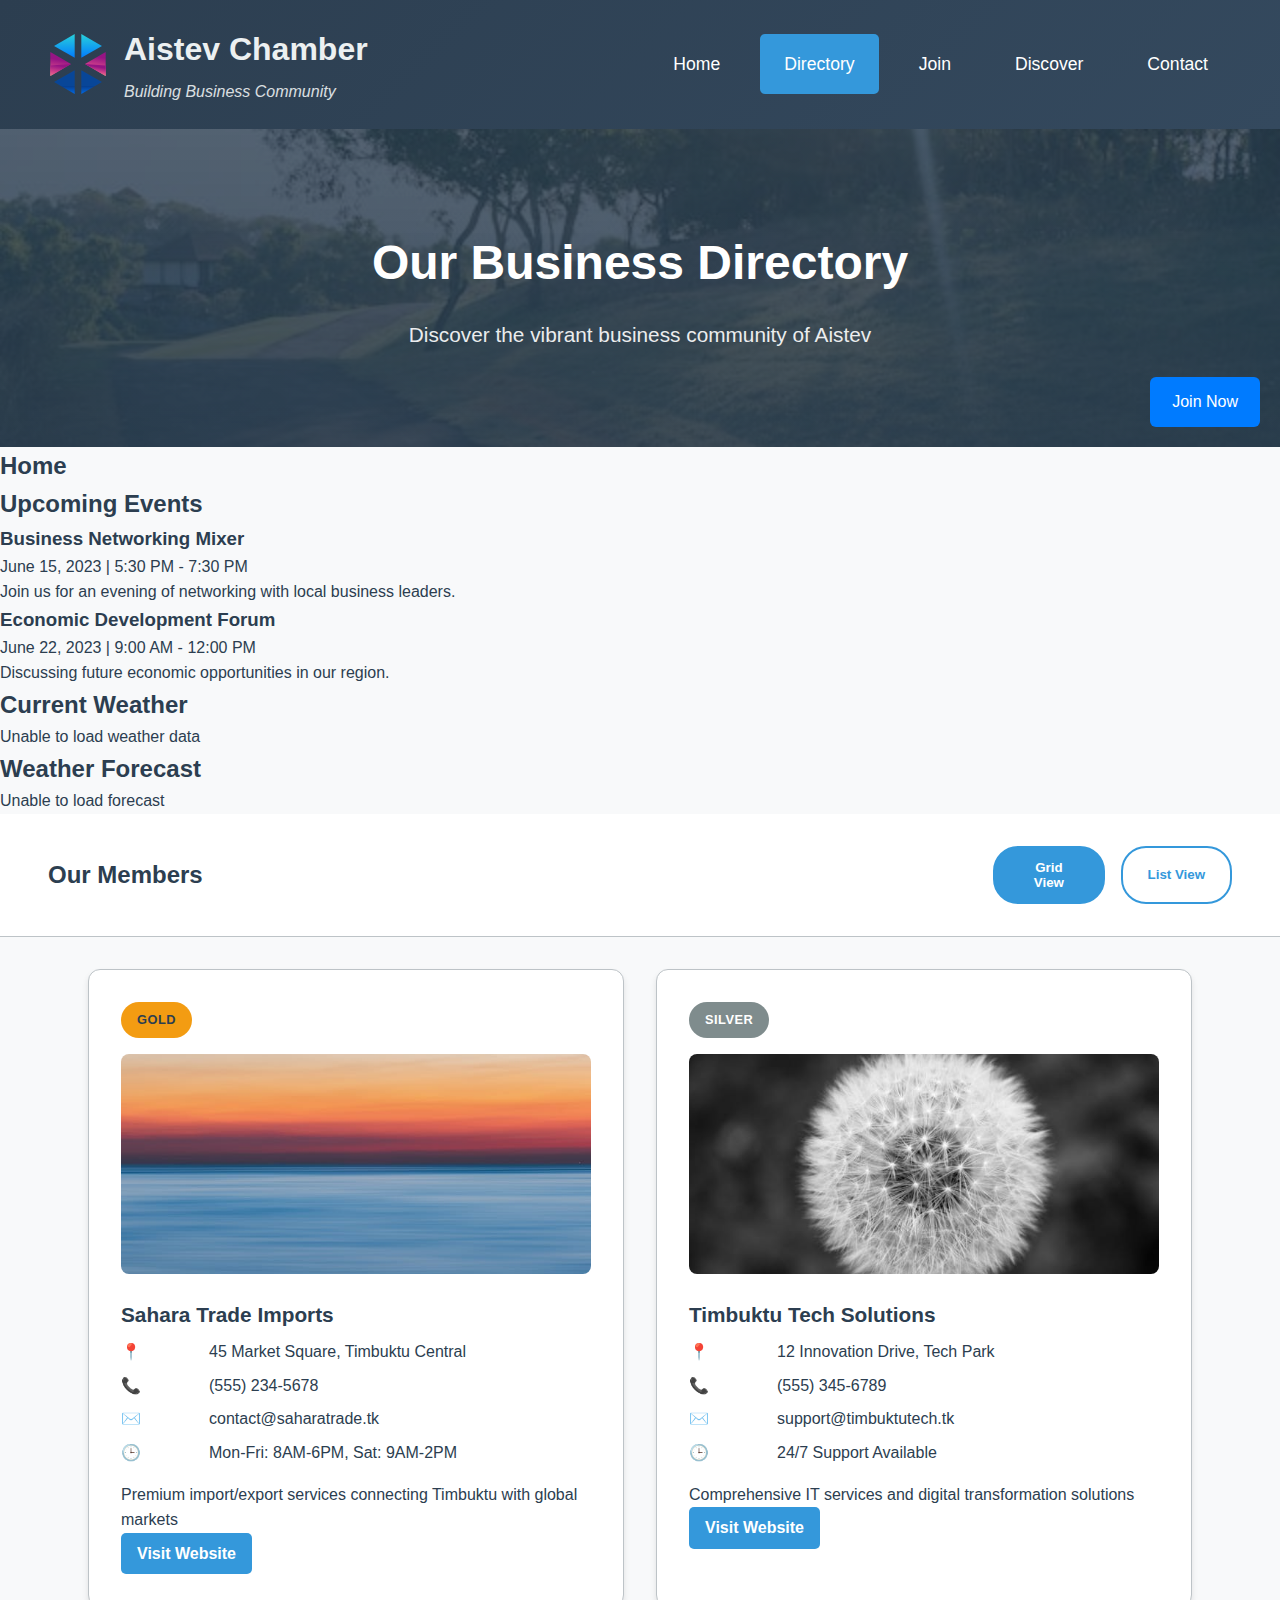
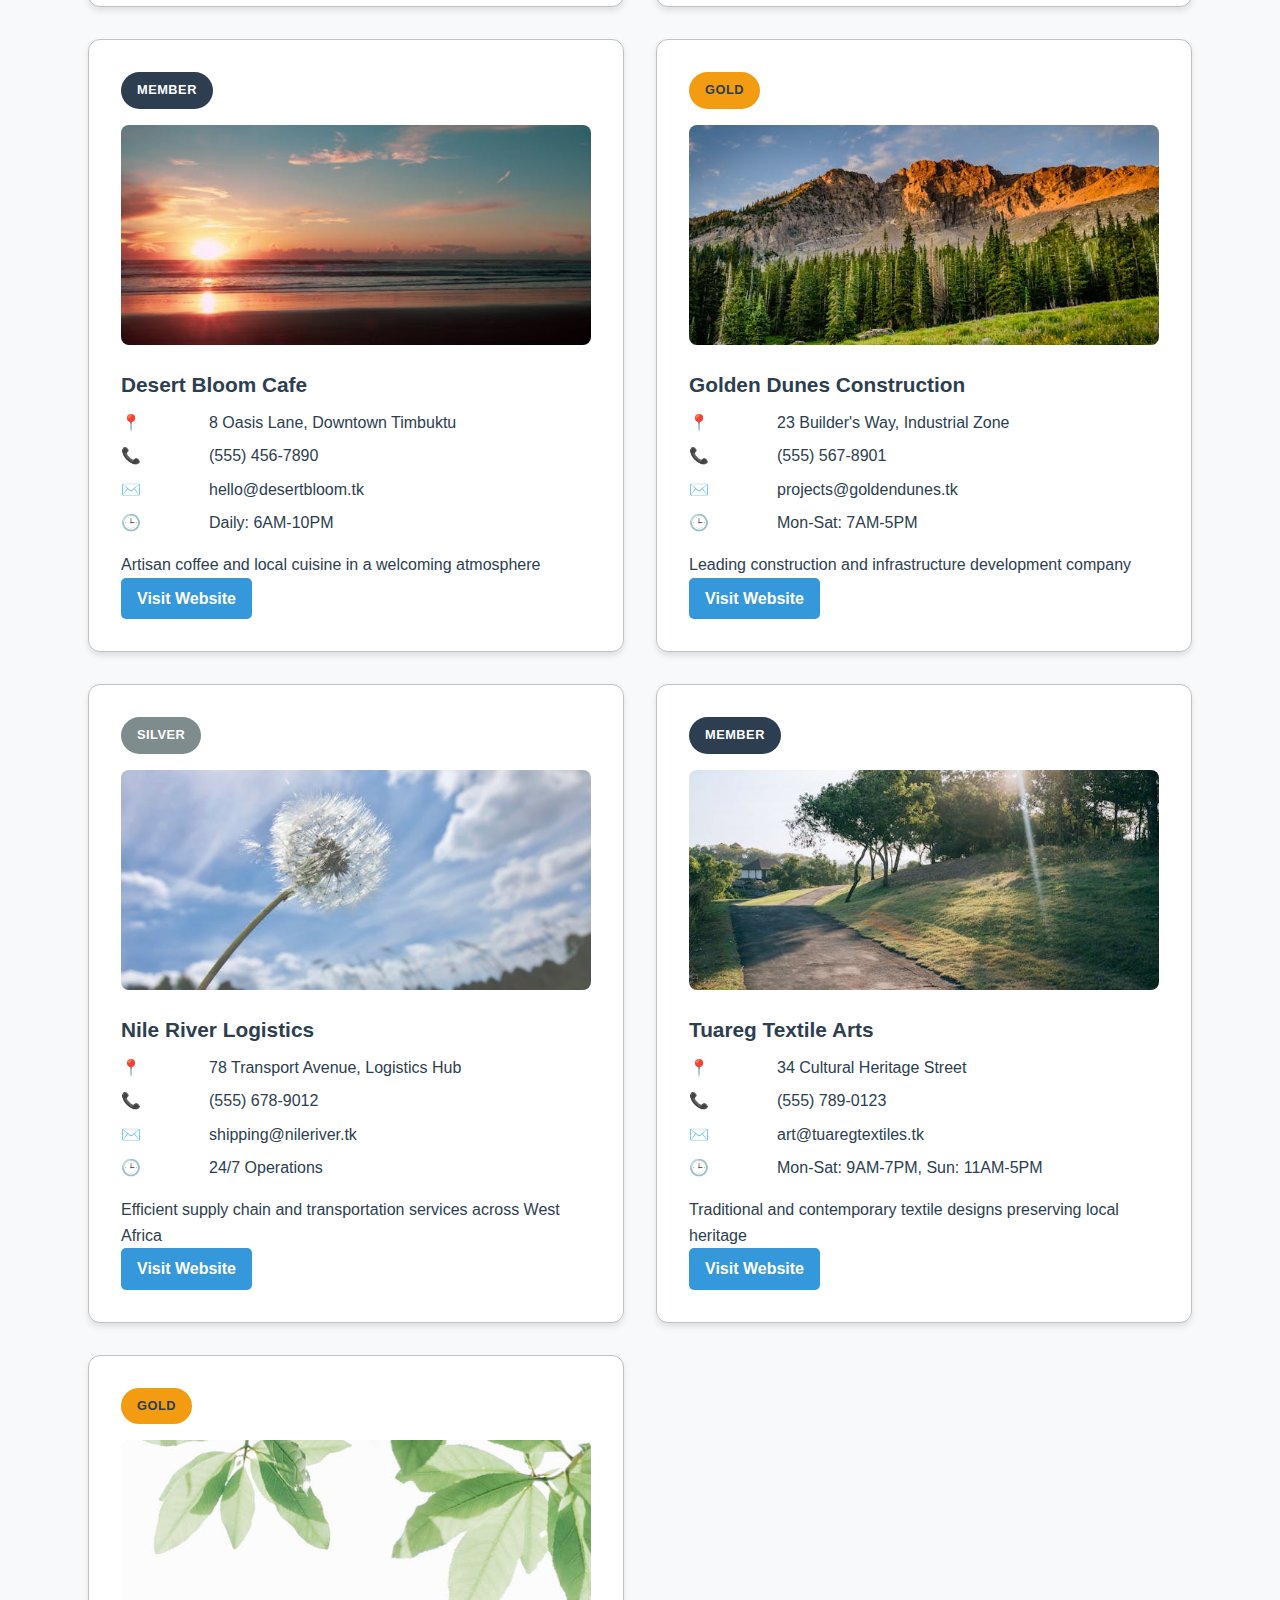
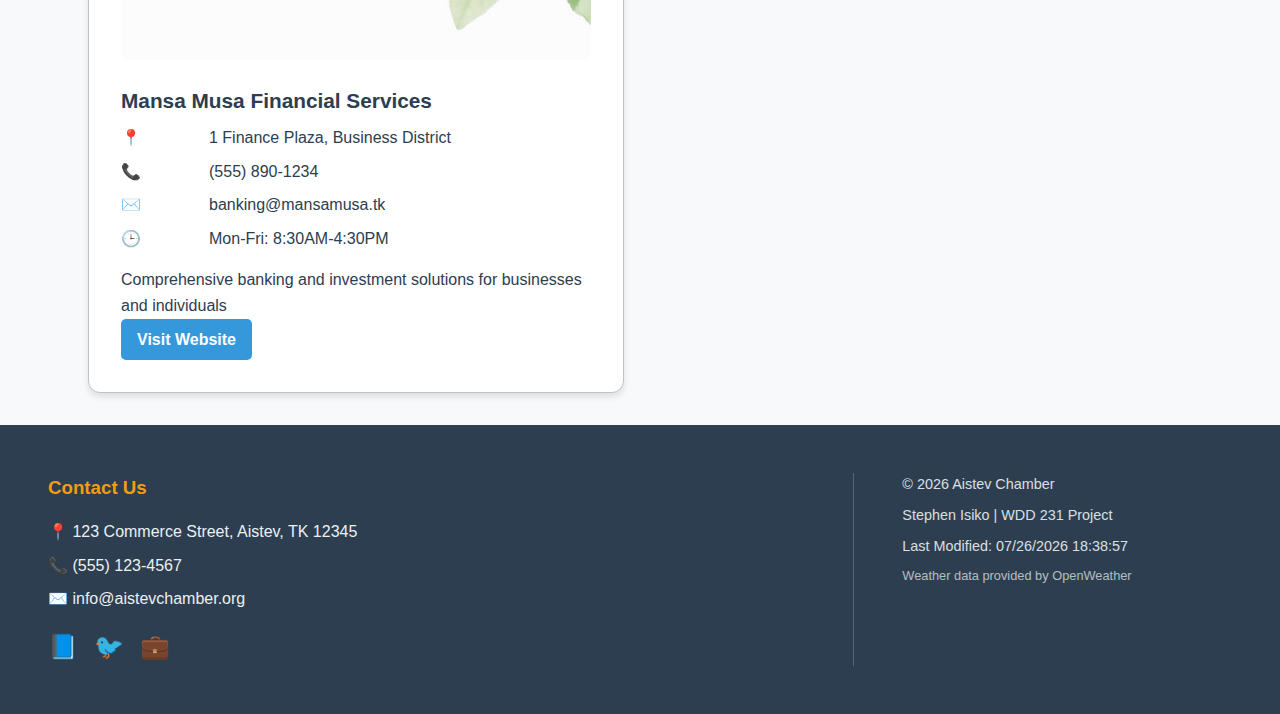
<file: chamber/index.html>
<!DOCTYPE html>
<html lang="en">

<head>
    <meta charset="UTF-8">
    <meta name="viewport" content="width=device-width, initial-scale=1.0">
    <meta name="description"
        content="Aistev Chamber - Connecting local businesses and fostering economic growth in our community">
    <meta name="author" content="Stephen Isiko">
    <title>Aistev Chambers</title>

    <!-- Facebook Meta Tags -->
    <meta property="og:title" content="Aistev  Chamber - Business Directory">
    <meta property="og:description" content="Discover local businesses and networking opportunities in Timbuktu">
    <meta property="og:image" content="images/logo.svg">
    <meta property="og:url" content="https://aistev1.github.io/wdd231/chamber/directory.html">

    <!-- Favicon -->
    <link rel="icon" href="favicon.ico" type="image/x-icon">

    <!-- CSS -->
    <link rel="stylesheet" href="styles/normalize.css">
    <link rel="stylesheet" href="styles/larger.css">
    <script src="scripts/scripts.js" defer></script>
</head>

<body>
    <header>
        <div class="header-top">
            <div class="logo-container">
                <img src="images/logo.svg" alt="Aistev Chamber" class="logo">
                <div class="title-container">
                    <h1>Aistev Chamber</h1>
                    <span class="tagline">Building Business Community</span>
                </div>
            </div>
            <nav class="main-nav">
                <button id="menu-button" aria-label="Toggle Menu" aria-expanded="false">
                    <span class="hamburger">☰</span>
                </button>
                <ul id="navigation" class="nav-menu">
                    <li><a href="index.html">Home</a></li>
                    <li><a href="directory.html" class="active">Directory</a></li>
                    <li><a href="join.html">Join</a></li>
                    <li><a href="discover.html">Discover</a></li>
                    <li><a href="contact.html">Contact</a></li>
                </ul>
            </nav>
        </div>
    </header>

    <main class="directory-main">
        <section class="hero-banner">
            <div class="hero-content">
                <h2>Our Business Directory</h2>
                <p>Discover the vibrant business community of Aistev</p>
            </div>
            <a href="#" class="hero-btn">Join Now</a>
        </section>
        <div>
            <h2>Home</h2>
        </div>
        <section class="weather-section">
            <div class="container">
                <div class="weather-grid">
                    <!-- Current Events -->
                    <div class="events-card">
                        <h2>Upcoming Events</h2>
                        <div class="events-list">
                            <div class="event-item">
                                <h3>Business Networking Mixer</h3>
                                <p class="event-date">June 15, 2023 | 5:30 PM - 7:30 PM</p>
                                <p>Join us for an evening of networking with local business leaders.</p>
                            </div>
                            <div class="event-item">
                                <h3>Economic Development Forum</h3>
                                <p class="event-date">June 22, 2023 | 9:00 AM - 12:00 PM</p>
                                <p>Discussing future economic opportunities in our region.</p>
                            </div>
                           
                        </div>
                    </div>

                    <!-- Current Weather -->
                    <div class="weather-card">
                        <h2>Current Weather</h2>
                        <div id="current-weather" class="weather-content">
                            <div class="loading">Loading weather data...</div>
                        </div>
                    </div>

                    <!-- Weather Forecast -->
                    <div class="forecast-card">
                        <h2>Weather Forecast</h2>
                        <div id="weather-forecast" class="forecast-content">
                            <div class="loading">Loading forecast...</div>
                        </div>
                    </div>
                </div>
            </div>
        </section>


        <section class="directory-controls">
            <div class="controls-container">
                <h2>Our Members</h2>
                <div class="view-toggle">
                    <button id="grid-view" class="view-btn active" aria-pressed="true">
                        <span>Grid View</span>
                    </button>
                    <button id="list-view" class="view-btn" aria-pressed="false">
                        <span>List View</span>
                    </button>
                </div>
            </div>
        </section>

        <section id="member-cards" class="cards-container grid-view">
            <!-- Member cards will be dynamically loaded here -->
            <div class="loading-spinner">Loading businesses...</div>
        </section>
    </main>

    <footer>
        <div class="footer-content">
            <div class="contact-info">
                <h3>Contact Us</h3>
                <div class="contact-details">
                    <p>📍 123 Commerce Street, Aistev, TK 12345</p>
                    <p>📞 (555) 123-4567</p>
                    <p>✉️ info@aistevchamber.org</p>
                </div>
                <div class="social-links">
                    <a href="https://facebook.com" aria-label="Facebook">📘</a>
                    <a href="https://twitter.com" aria-label="Twitter">🐦</a>
                    <a href="https://linkedIn.com" aria-label="LinkedIn">💼</a>
                </div>
            </div>
            <div class="development-info">
                <p>&copy; <span id="currentyear"></span> Aistev Chamber</p>
                <p><span id="student-name">Stephen Isiko</span> | WDD 231 Project</p>
                <p>Last Modified: <span id="lastmodified"></span></p>
                <p class="weather-attribution">Weather data provided by OpenWeather</p>
            </div>
        </div>
    </footer>


</body>

</html>
</file>
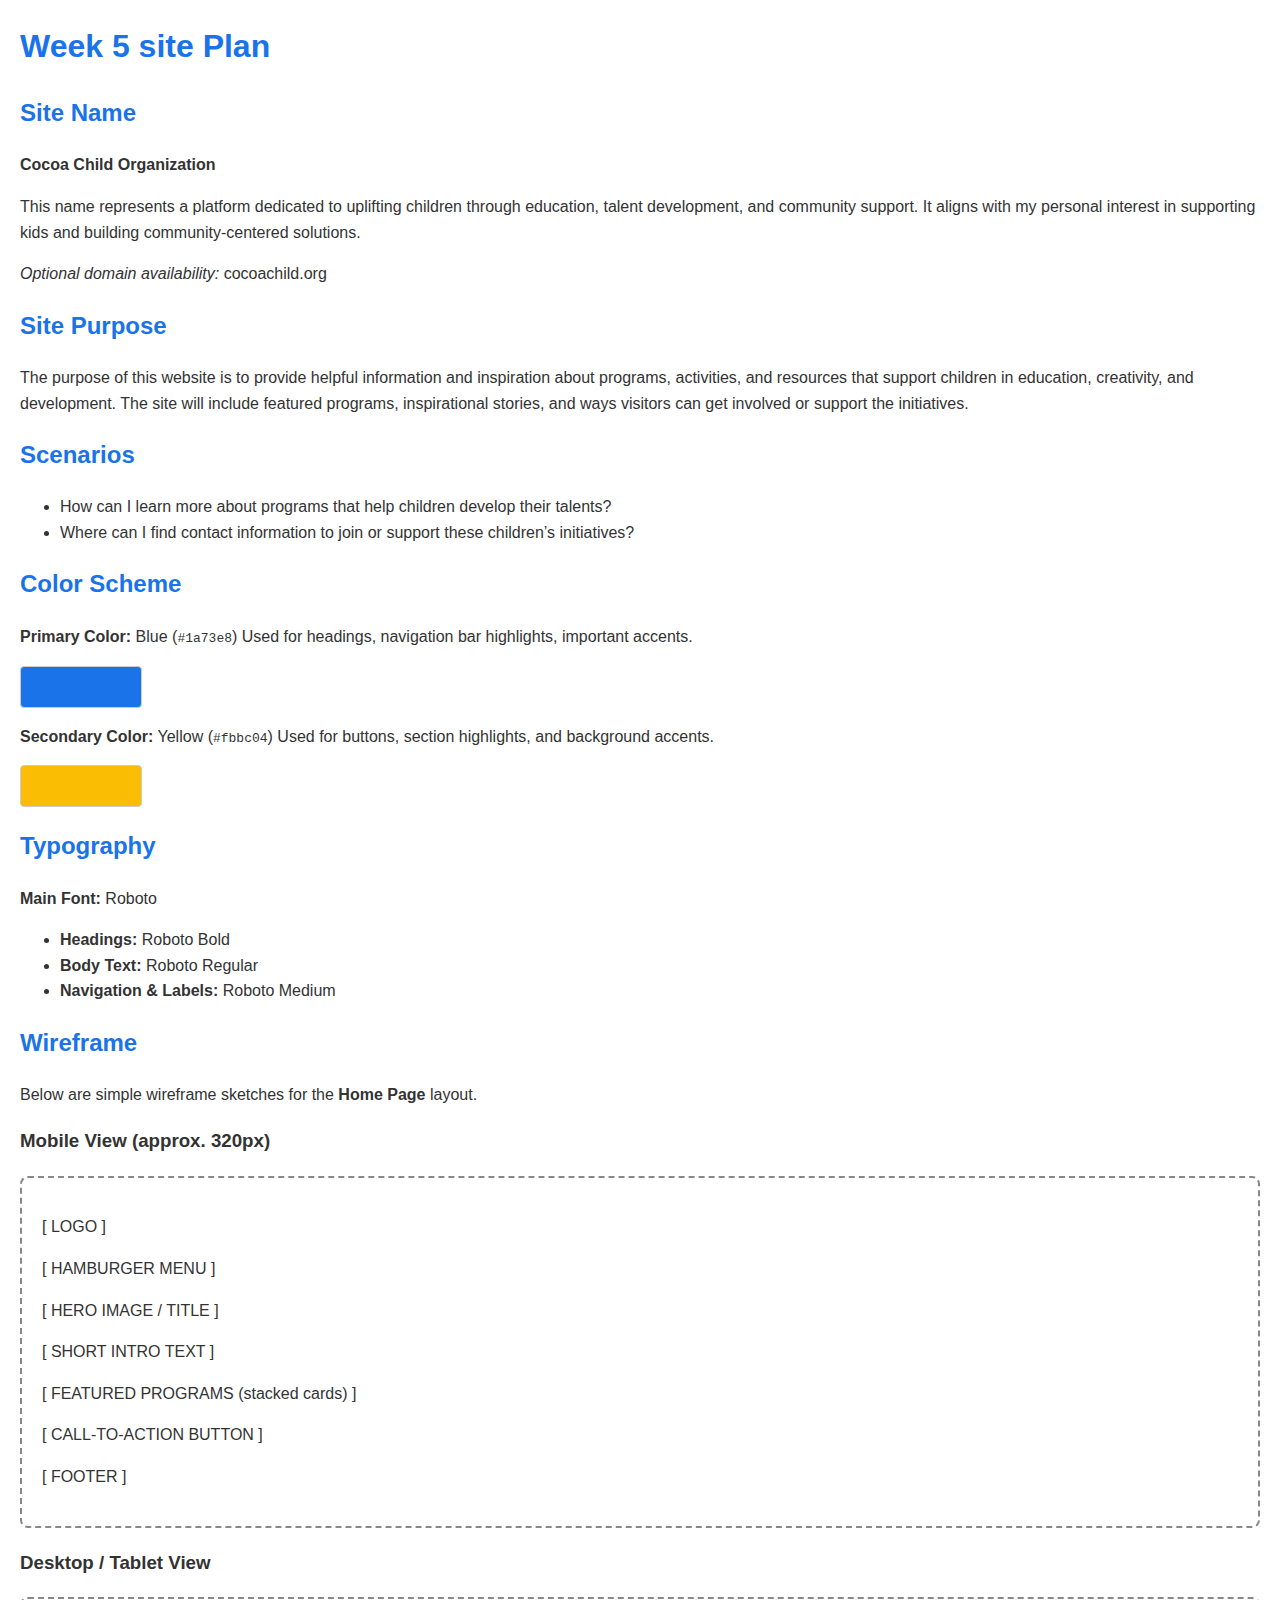
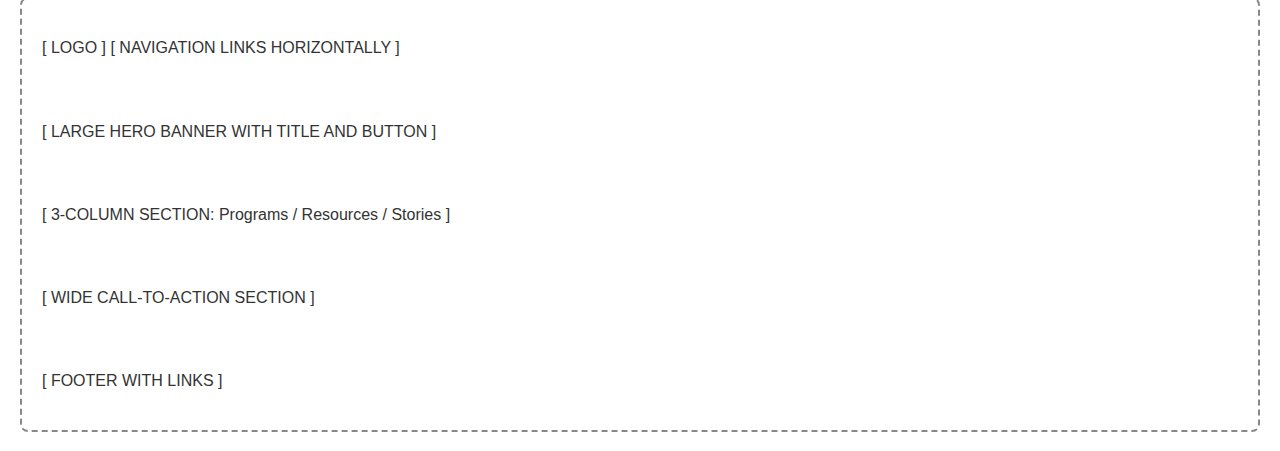
<file: siteplan/index.html>
<!DOCTYPE html>
<html lang="en">
<head>
  <meta charset="UTF-8">
  <meta name="viewport" content="width=device-width, initial-scale=1.0">
  <title>Individual Project Site Plan</title>
  <link rel="stylesheet" href="styles/normal.css">
</head>

<body>

  <h1>Week 5 site Plan</h1>

  <!-- Site Name -->
  <h2>Site Name</h2>
  <p><strong>Cocoa Child Organization</strong></p>
  <p>
    This name represents a platform dedicated to uplifting children through education,
    talent development, and community support. It aligns with my personal interest in
    supporting kids and building community-centered solutions.
  </p>
  <p><em>Optional domain availability:</em> cocoachild.org</p>

  <!-- Site Purpose -->
  <h2>Site Purpose</h2>
  <p>
    The purpose of this website is to provide helpful information and inspiration about
    programs, activities, and resources that support children in education, creativity,
    and development. The site will include featured programs, inspirational stories,
    and ways visitors can get involved or support the initiatives.
  </p>

  <!-- Scenarios -->
  <h2>Scenarios</h2>
  <ul>
    <li>How can I learn more about programs that help children develop their talents?</li>
    <li>Where can I find contact information to join or support these children’s initiatives?</li>
  </ul>

  <!-- Color Scheme -->
  <h2>Color Scheme</h2>

  <p><strong>Primary Color:</strong> Blue (<code>#1a73e8</code>)  
    Used for headings, navigation bar highlights, important accents.
  </p>
  <div class="color-box primary"></div>

  <p><strong>Secondary Color:</strong> Yellow (<code>#fbbc04</code>)  
    Used for buttons, section highlights, and background accents.
  </p>
  <div class="color-box secondary"></div>

  <!-- Typography -->
  <h2>Typography</h2>
  <p><strong>Main Font:</strong> Roboto</p>
  <ul>
    <li><strong>Headings:</strong> Roboto Bold</li>
    <li><strong>Body Text:</strong> Roboto Regular</li>
    <li><strong>Navigation & Labels:</strong> Roboto Medium</li>
  </ul>

  <!-- Wireframe -->
  <h2>Wireframe</h2>
  <p>Below are simple wireframe sketches for the <strong>Home Page</strong> layout.</p>

  <h3>Mobile View (approx. 320px)</h3>
  <div class="wireframe">
    <p>[ LOGO ]</p>
    <p>[ HAMBURGER MENU ]</p>
    <p>[ HERO IMAGE / TITLE ]</p>
    <p>[ SHORT INTRO TEXT ]</p>
    <p>[ FEATURED PROGRAMS (stacked cards) ]</p>
    <p>[ CALL-TO-ACTION BUTTON ]</p>
    <p>[ FOOTER ]</p>
  </div>

  <h3>Desktop / Tablet View</h3>
  <div class="wireframe">
    <p>[ LOGO ]      [ NAVIGATION LINKS HORIZONTALLY ]</p>
    <br>
    <p>[ LARGE HERO BANNER WITH TITLE AND BUTTON ]</p>
    <br>
    <p>[ 3-COLUMN SECTION: Programs / Resources / Stories ]</p>
    <br>
    <p>[ WIDE CALL-TO-ACTION SECTION ]</p>
    <br>
    <p>[ FOOTER WITH LINKS ]</p>
  </div>

</body>
</html>
</file>
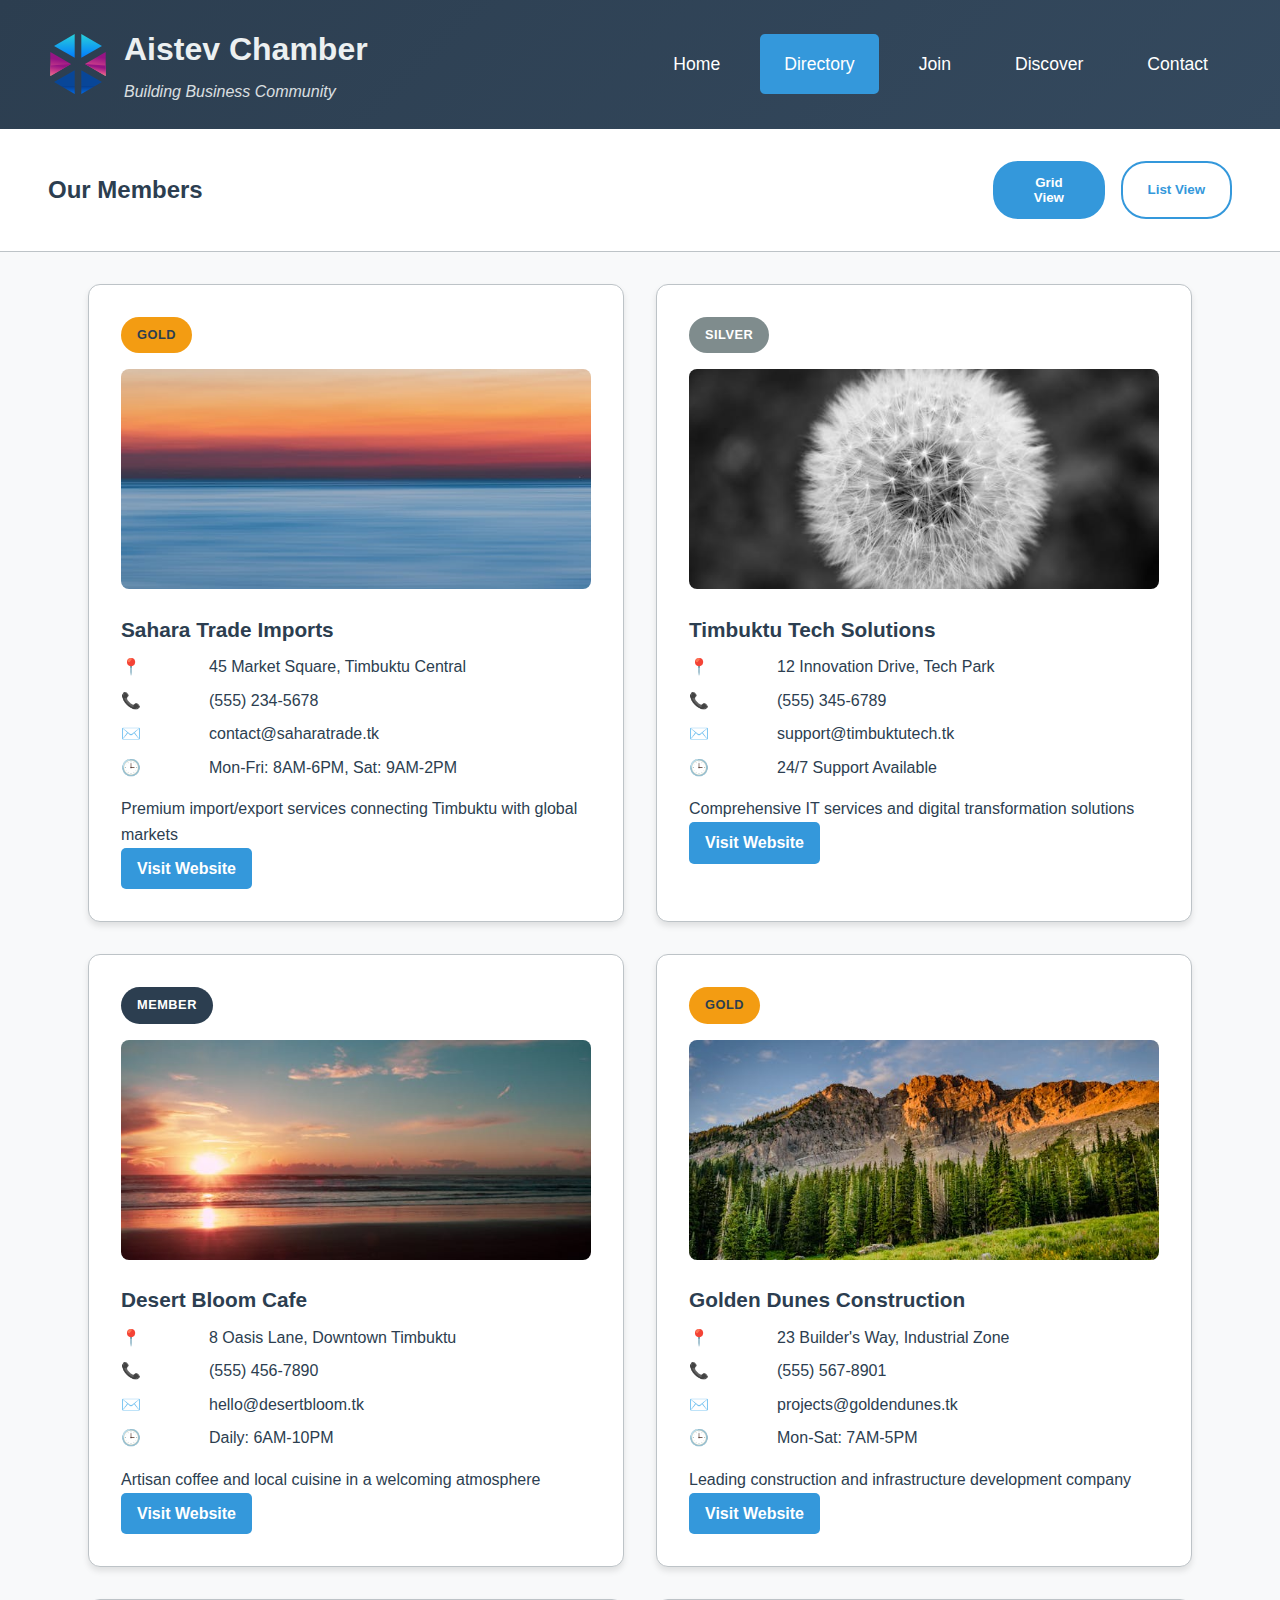
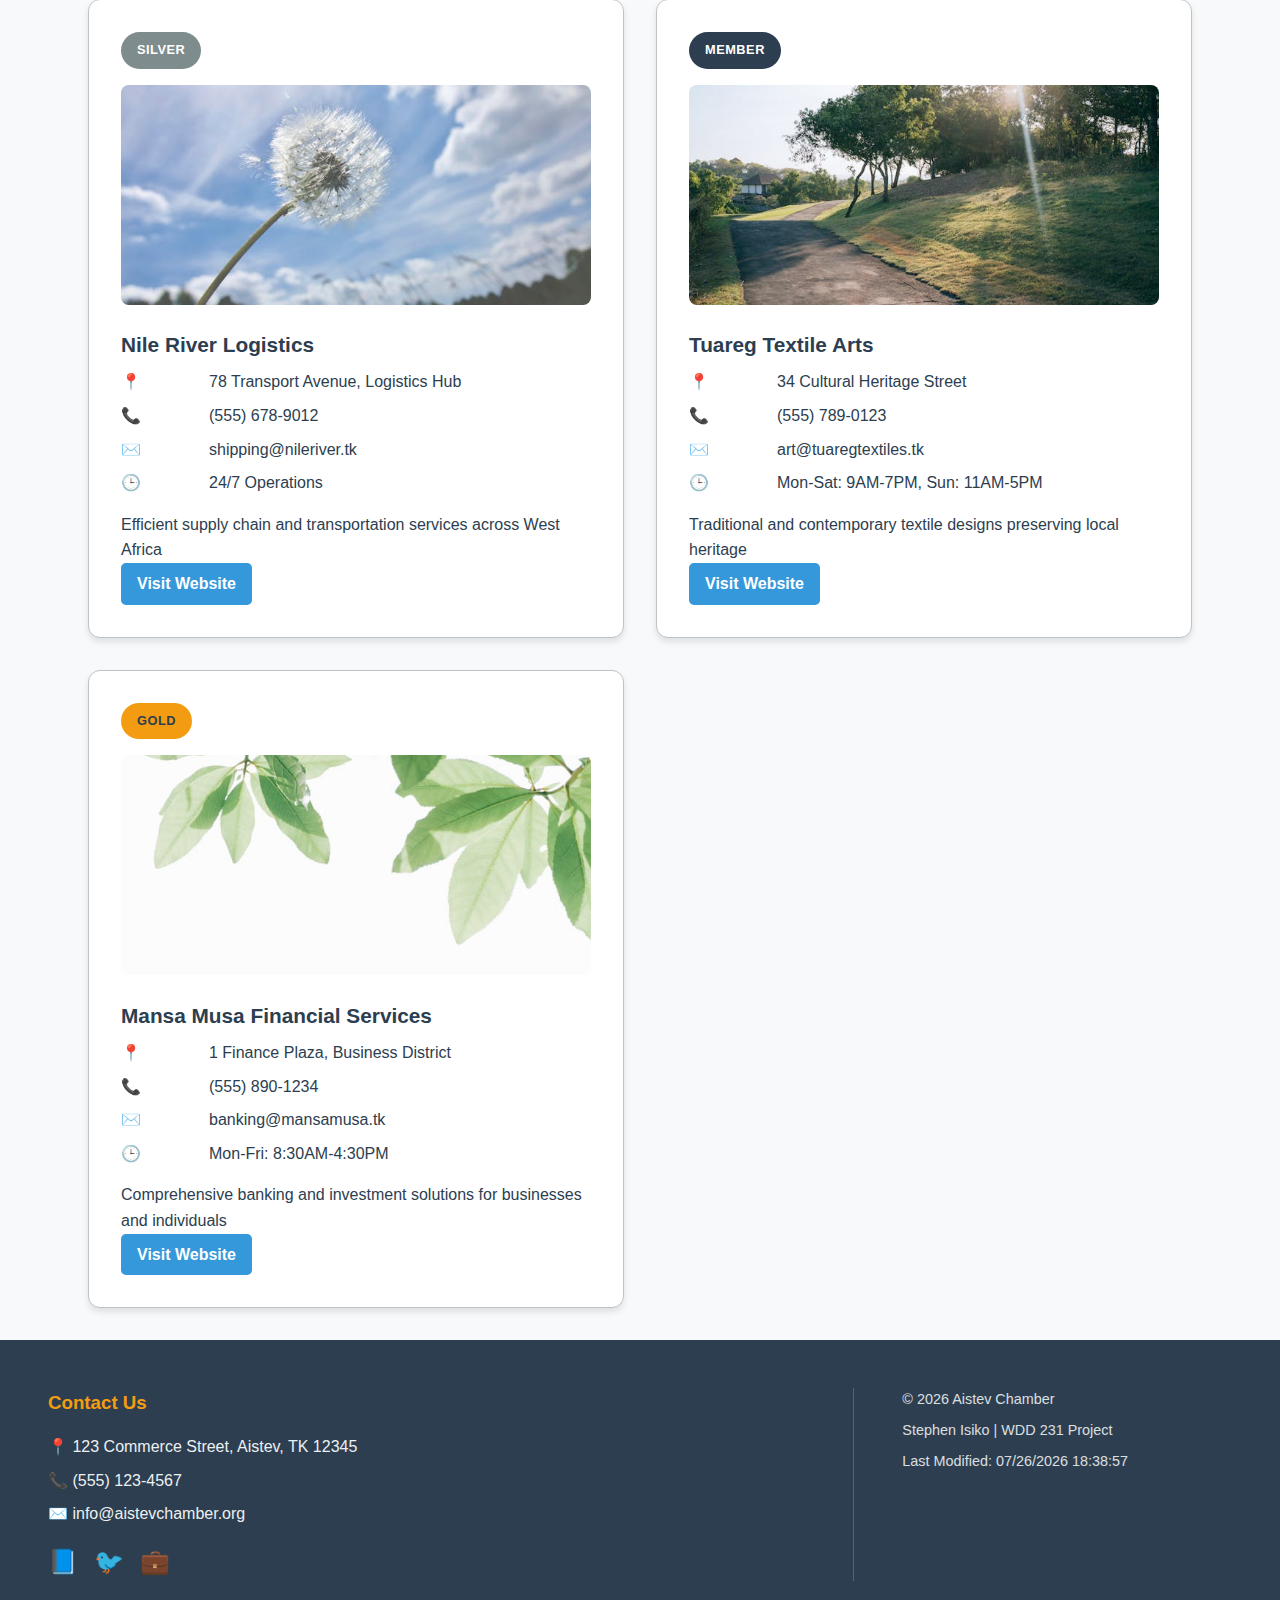
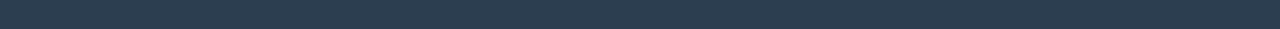
<file: chamber/directory.html>
<!DOCTYPE html>
<html lang="en">
<head>
    <meta charset="UTF-8">
    <meta name="viewport" content="width=device-width, initial-scale=1.0">
    <meta name="description" content="Aistev Chamber - Connecting local businesses and fostering economic growth in our community">
    <meta name="author" content="Stephen Isiko">
    <title>Aistev Chambers</title>
    <meta property="og:title" content="Aistev  Chamber - Business Directory">
    <meta property="og:description" content="Discover local businesses and networking opportunities in Timbuktu">
    <meta property="og:image" content="images/logo.svg">
    <meta property="og:url" content="https://aistev1.github.io/wdd231/chamber/directory.html">

    <link rel="icon" href="favicon.ico" type="image/x-icon">
    
     <link rel="stylesheet" href="styles/normalize.css">
    <link rel="stylesheet" href="styles/larger.css">
    <script src="scripts/scripts.js" defer></script>
</head>
<body>
    <header>
        <div class="header-top">
            <div class="logo-container">
                <img src="images/logo.svg" alt="Aistev Chamber" class="logo">
                <div class="title-container">
                    <h1>Aistev Chamber</h1>
                    <span class="tagline">Building Business Community</span>
                </div>
            </div>
            <nav class="main-nav">
                <button id="menu-button" aria-label="Toggle Menu" aria-expanded="false">
                    <span class="hamburger">☰</span>
                </button>
                <ul id="navigation" class="nav-menu">
                    <li><a href="index.html">Home</a></li>
                    <li><a href="directory.html" class="active">Directory</a></li>
                    <li><a href="join.html">Join</a></li>
                    <li><a href="discover.html">Discover</a></li>
                    <li><a href="contact.html">Contact</a></li>
                </ul>
            </nav>
        </div>
    </header>

    <main class="directory-main">


        <section class="directory-controls">
            <div class="controls-container">
                <h2>Our Members</h2>
                <div class="view-toggle">
                    <button id="grid-view" class="view-btn active" aria-pressed="true">
                        <span>Grid View</span>
                    </button>
                    <button id="list-view" class="view-btn" aria-pressed="false">
                        <span>List View</span>
                    </button>
                </div>
            </div>
        </section>

        <div id="member-cards" class="cards-container grid-view">
            <div class="loading-spinner">Loading businesses...</div>
        </div>
    </main>

    <footer>
        <div class="footer-content">
            <div class="contact-info">
                <h3>Contact Us</h3>
                <div class="contact-details">
                    <p>📍 123 Commerce Street, Aistev, TK 12345</p>
                    <p>📞 (555) 123-4567</p>
                    <p>✉️ info@aistevchamber.org</p>
                </div>
                <div class="social-links">
                    <a href="https://facebook.com" aria-label="Facebook">📘</a>
                    <a href="https://twitter.com" aria-label="Twitter">🐦</a>
                    <a href="https://linkedIn.com" aria-label="LinkedIn">💼</a>
                </div>
            </div>
            <div class="development-info">
                <p>&copy; <span id="currentyear"></span> Aistev Chamber</p>
                <p><span id="student-name">Stephen Isiko</span> | WDD 231 Project</p>
                <p>Last Modified: <span id="lastmodified"></span></p>
            </div>
        </div>
    </footer>

    
</body>
</html>
</file>
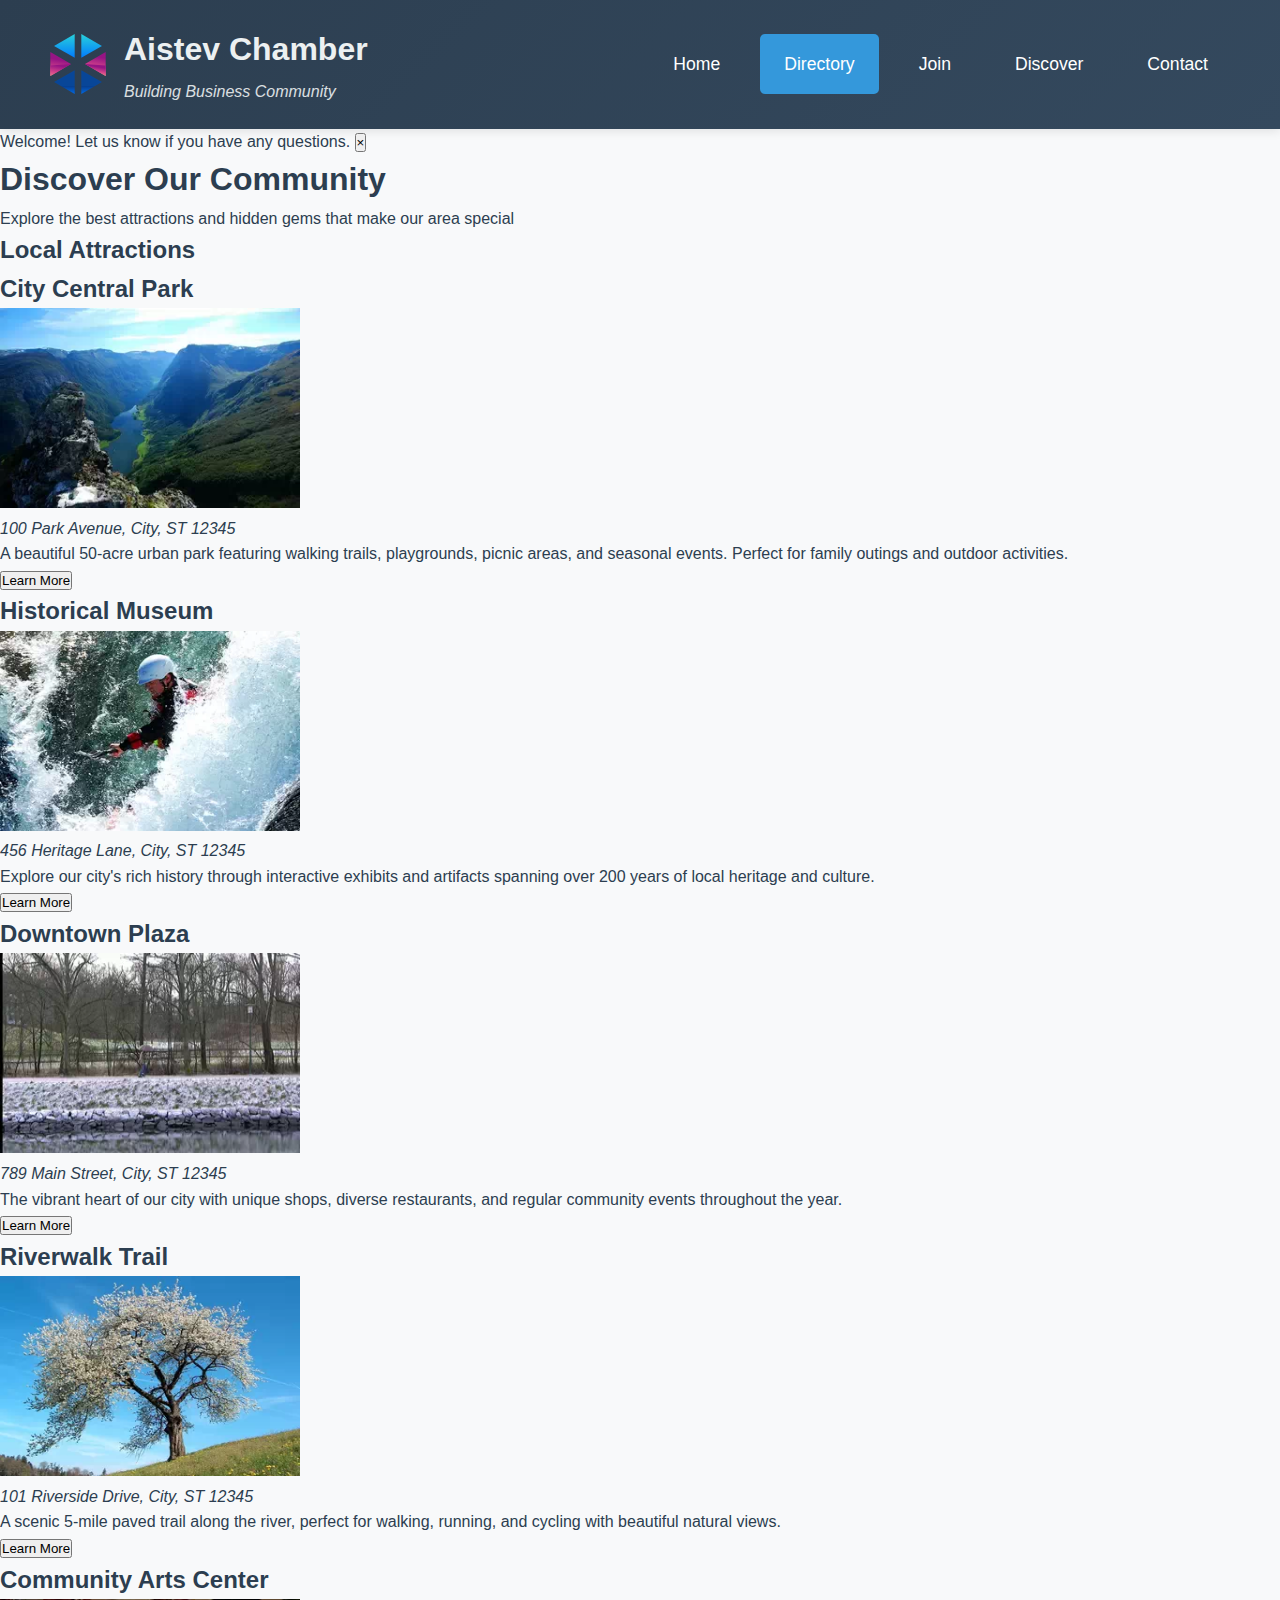
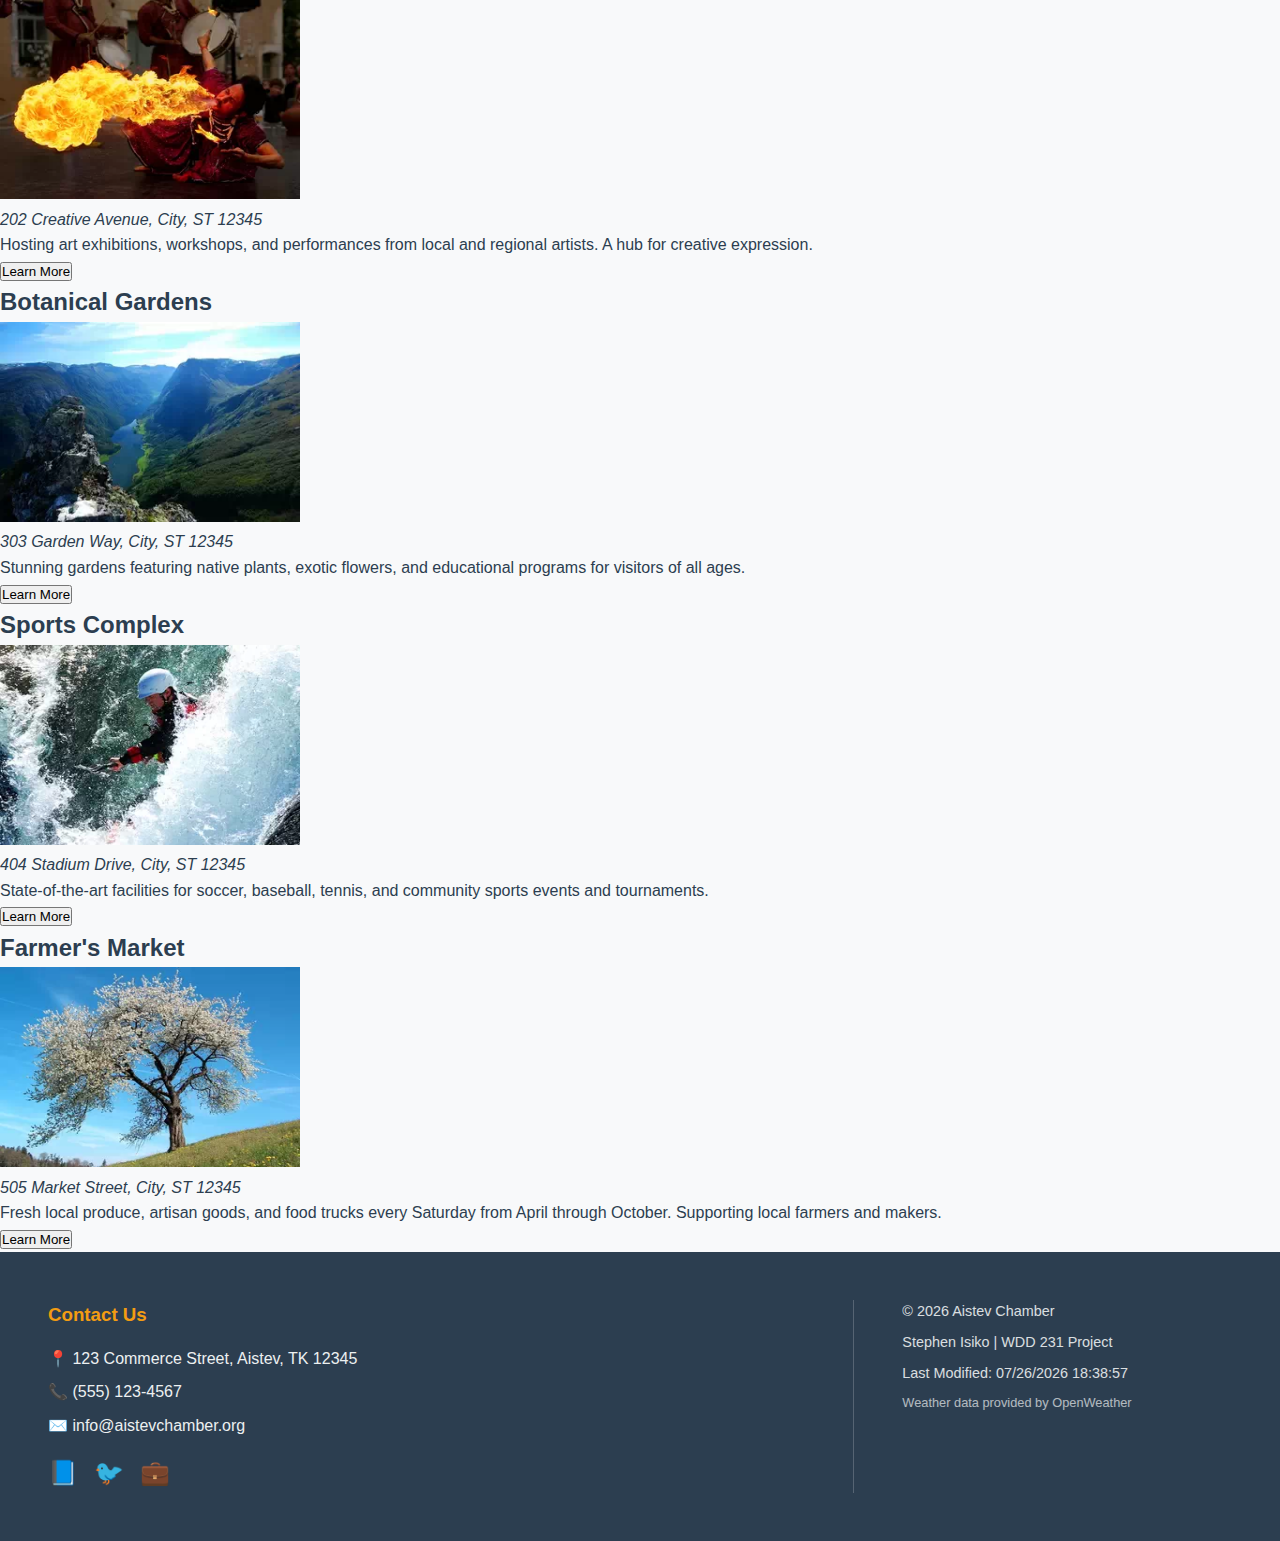
<file: chamber/discover.html>
<!DOCTYPE html>
<html lang="en">

<head>
    <meta charset="UTF-8">
    <meta name="viewport" content="width=device-width, initial-scale=1.0">
    <meta name="description"
        content="Aistev Chamber - Connecting local businesses and fostering economic growth in our community">
    <meta name="author" content="Stephen Isiko">
    <title>Aistev Chambers Discover Page</title>

    <!-- Facebook Meta Tags -->
    <meta property="og:title" content="Aistev  Chamber - Business Directory">
    <meta property="og:description" content="Discover local businesses and networking opportunities in Timbuktu">
    <!-- <meta property="og:image" content="images/logo.svg"> -->
    <meta property="og:image" content="https://aistev1.github.io/wdd231/chamber/images/1.jpg">
    <meta property="og:url" content="https://aistev1.github.io/wdd231/chamber/index.html">

    <!-- Favicon -->
    <link rel="icon" href="favicon.ico" type="image/x-icon">

    <!-- CSS -->
    <link rel="stylesheet" href="styles/normalize.css">
    <link rel="stylesheet" href="styles/larger.css">
    <script src="scripts/scripts.js" defer></script>
    <!-- <script src="scripts/discover.js" defer></script> -->
    <script src="scripts/discover.js" type="module"></script>

    <link rel="preconnect" href="https://fonts.googleapis.com">
    <link rel="preconnect" href="https://fonts.gstatic.com" crossorigin>
    <link href="https://fonts.googleapis.com/css2?family=Roboto:wght@400;700&display=swap" rel="stylesheet">

</head>

<body class="home-page">
    <header>
        <div class="header-top">
            <div class="logo-container">
                <img src="images/logo.svg" alt="Aistev Chamber" class="logo">
                <div class="title-container">
                    <h1>Aistev Chamber</h1>
                    <span class="tagline">Building Business Community</span>
                </div>
            </div>
            <nav class="main-nav">
                <button id="menu-button" aria-label="Toggle Menu" aria-expanded="false">
                    <span class="hamburger">☰</span>
                </button>
                <ul id="navigation" class="nav-menu">
                    <li><a href="index.html">Home</a></li>
                    <li><a href="directory.html" class="active">Directory</a></li>
                    <li><a href="join.html">Join</a></li>
                    <li><a href="discover.html">Discover</a></li>
                    <li><a href="contact.html">Contact</a></li>
                </ul>
            </nav>
        </div>
    </header>

    <main class="discover-main">
        <div class="visitor-message" id="visitorMessage">
            <span id="visitMessage"></span>
            <button id="closeMessage" aria-label="Close message">×</button>
        </div>

        <section class="hero">
            <h1>Discover Our Community</h1>
            <p>Explore the best attractions and hidden gems that make our area special</p>
        </section>

        <section class="attractions-section">
            <h2>Local Attractions</h2>
            <div class="attractions-grid" id="attractionsContainer">
            </div>
        </section>
    </main>
    <footer>
        <div class="footer-content">
            <div class="contact-info">
                <h3>Contact Us</h3>
                <div class="contact-details">
                    <p>📍 123 Commerce Street, Aistev, TK 12345</p>
                    <p>📞 (555) 123-4567</p>
                    <p>✉️ info@aistevchamber.org</p>
                </div>
                <div class="social-links">
                    <a href="https://facebook.com" aria-label="Facebook">📘</a>
                    <a href="https://twitter.com" aria-label="Twitter">🐦</a>
                    <a href="https://linkedIn.com" aria-label="LinkedIn">💼</a>
                </div>
            </div>
            <div class="development-info">
                <p>&copy; <span id="currentyear"></span> Aistev Chamber</p>
                <p><span id="student-name">Stephen Isiko</span> | WDD 231 Project</p>
                <p>Last Modified: <span id="lastmodified"></span></p>
                <p class="weather-attribution">Weather data provided by OpenWeather</p>
            </div>
        </div>
    </footer>
</body>

</html>
</file>
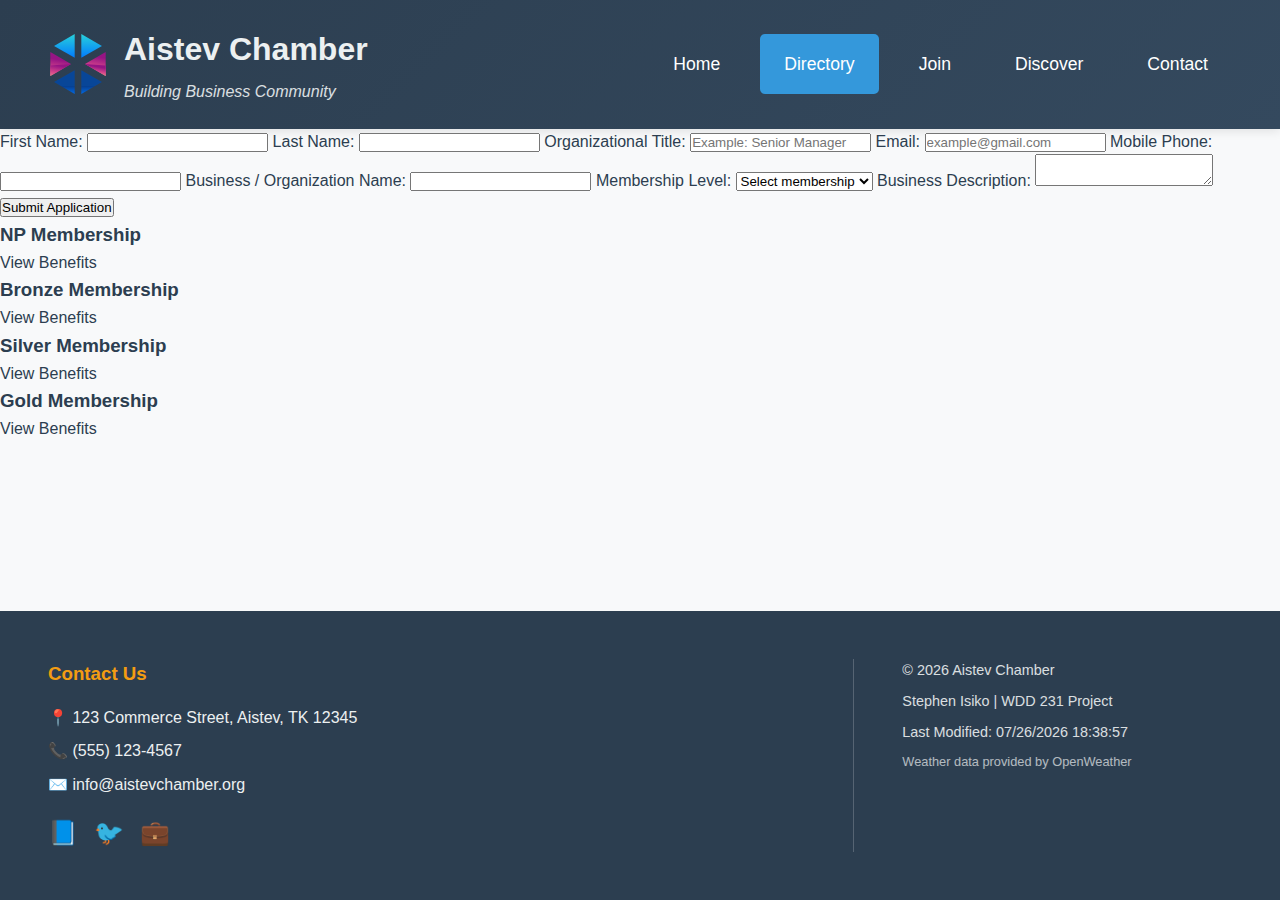
<file: chamber/join.html>
<!DOCTYPE html>
<html lang="en">

<head>
    <meta charset="UTF-8" />
    <meta name="viewport" content="width=device-width, initial-scale=1.0" />
    <meta name="description"
        content="Aistev Chamber - Connecting local businesses and fostering economic growth in our community" />
    <meta name="author" content="Stephen Isiko" />
    <title>Aistev Chambers</title>

    <!-- Facebook Meta Tags -->
    <meta property="og:title" content="Aistev  Chamber - Business Directory" />
    <meta property="og:description" content="Discover local businesses and networking opportunities in Timbuktu" />
    <!-- <meta property="og:image" content="images/logo.svg"> -->
    <meta property="og:image" content="https://aistev1.github.io/wdd231/chamber/images/1.jpg" />
    <meta property="og:url" content="https://aistev1.github.io/wdd231/chamber/index.html" />

    <!-- Favicon -->
    <link rel="icon" href="favicon.ico" type="image/x-icon" />

    <!-- CSS -->
    <link rel="stylesheet" href="styles/normalize.css" />
    <link rel="stylesheet" href="styles/larger.css" />
    <script src="scripts/scripts.js" defer></script>

    <link rel="preconnect" href="https://fonts.googleapis.com" />
    <link rel="preconnect" href="https://fonts.gstatic.com" crossorigin />
    <link href="https://fonts.googleapis.com/css2?family=Roboto:wght@400;700&display=swap" rel="stylesheet" />
</head>

<body class="home-page">
    <header>
        <div class="header-top">
            <div class="logo-container">
                <img src="images/logo.svg" alt="Aistev Chamber" class="logo" />
                <div class="title-container">
                    <h1>Aistev Chamber</h1>
                    <span class="tagline">Building Business Community</span>
                </div>
            </div>
            <nav class="main-nav">
                <button id="menu-button" aria-label="Toggle Menu" aria-expanded="false">
                    <span class="hamburger">☰</span>
                </button>
                <ul id="navigation" class="nav-menu">
                    <li><a href="index.html">Home</a></li>
                    <li><a href="directory.html" class="active">Directory</a></li>
                    <li><a href="join.html">Join</a></li>
                    <li><a href="discover.html">Discover</a></li>
                    <li><a href="contact.html">Contact</a></li>
                </ul>
            </nav>
        </div>
    </header>

    <main class="directory-main">
        <!-- FORM -->
        <div class="main-content-here">
            <div class="our-form">
                <form method="get" action="thankyou.html">
                    <label>
                        First Name:
                        <input type="text" name="fname" autocomplete="given-name" title="First Name" required />
                    </label>

                    <label>
                        Last Name:
                        <input type="text" name="lname" autocomplete="family-name" title="Last Name" required />
                    </label>

                    <label>
                        Organizational Title:
                        <input type="text" name="orgTitle" autocomplete="organization-title" title="Organization Title"
                            pattern="[A-Za-z\s\-]{7,}" placeholder="Example: Senior Manager" />
                    </label>

                    <label>
                        Email:
                        <input type="email" name="email" autocomplete="email" placeholder="example@gmail.com"
                            title="Email Address" required />
                    </label>

                    <label>
                        Mobile Phone:
                        <input type="tel" name="phone" autocomplete="tel" title="Phone Number" required />
                    </label>

                    <label>
                        Business / Organization Name:
                        <input type="text" name="organization" autocomplete="organization" title="Organization Name"
                            required />
                    </label>

                    <label>
                        Membership Level:
                        <select name="membership" title="Membership Level" required>
                            <option value="">Select membership</option>
                            <option value="np">NP Membership</option>
                            <option value="bronze">Bronze</option>
                            <option value="silver">Silver</option>
                            <option value="gold">Gold</option>
                        </select>
                    </label>

                    <label>
                        Business Description:
                        <textarea name="description" title="Business Description"></textarea>
                    </label>

                    <!-- HIDDEN TIMESTAMP -->
                    <input type="hidden" id="timestamp" name="timestamp" />

                    <input type="submit" value="Submit Application" />
                </form>
            </div>
            <div class="our-cards-her">
                <!-- MEMBERSHIP CARDS -->
                <section class="cards">
                    <div class="card">
                        <h3>NP Membership</h3>
                        <a onclick="openModal('npModal')">View Benefits</a>
                    </div>

                    <div class="card">
                        <h3>Bronze Membership</h3>
                        <a onclick="openModal('bronzeModal')">View Benefits</a>
                    </div>

                    <div class="card">
                        <h3>Silver Membership</h3>
                        <a onclick="openModal('silverModal')">View Benefits</a>
                    </div>

                    <div class="card">
                        <h3>Gold Membership</h3>
                        <a onclick="openModal('goldModal')">View Benefits</a>
                    </div>
                </section>
            </div>
        </div>

        <!-- MODALS -->
        <dialog id="npModal">
            <h2>NP Membership Benefits</h2>
            <ul>
                <li>No membership fee</li>
                <li>Community events</li>
                <li>Basic directory listing</li>
            </ul>
            <button class="close-btn" onclick="closeModal('npModal')">Close</button>
        </dialog>

        <dialog id="bronzeModal">
            <h2>Bronze Membership Benefits</h2>
            <ul>
                <li>Event discounts</li>
                <li>Training workshops</li>
                <li>Website listing</li>
            </ul>
            <button class="close-btn" onclick="closeModal('bronzeModal')">
                Close
            </button>
        </dialog>

        <dialog id="silverModal">
            <h2>Silver Membership Benefits</h2>
            <ul>
                <li>Spotlight advertising</li>
                <li>Priority event access</li>
                <li>Business promotions</li>
            </ul>
            <button class="close-btn" onclick="closeModal('silverModal')">
                Close
            </button>
        </dialog>

        <dialog id="goldModal">
            <h2>Gold Membership Benefits</h2>
            <ul>
                <li>Premium spotlight features</li>
                <li>Free event tickets</li>
                <li>Marketing support</li>
            </ul>
            <button class="close-btn" onclick="closeModal('goldModal')">
                Close
            </button>
        </dialog>
    </main>

    <footer>
        <div class="footer-content">
            <div class="contact-info">
                <h3>Contact Us</h3>
                <div class="contact-details">
                    <p>📍 123 Commerce Street, Aistev, TK 12345</p>
                    <p>📞 (555) 123-4567</p>
                    <p>✉️ info@aistevchamber.org</p>
                </div>
                <div class="social-links">
                    <a href="https://facebook.com" aria-label="Facebook">📘</a>
                    <a href="https://twitter.com" aria-label="Twitter">🐦</a>
                    <a href="https://linkedIn.com" aria-label="LinkedIn">💼</a>
                </div>
            </div>
            <div class="development-info">
                <p>&copy; <span id="currentyear"></span> Aistev Chamber</p>
                <p><span id="student-name">Stephen Isiko</span> | WDD 231 Project</p>
                <p>Last Modified: <span id="lastmodified"></span></p>
                <p class="weather-attribution">
                    Weather data provided by OpenWeather
                </p>
            </div>
        </div>
    </footer>
    <script src="scripts/join.js"></script>
</body>

</html>
</file>
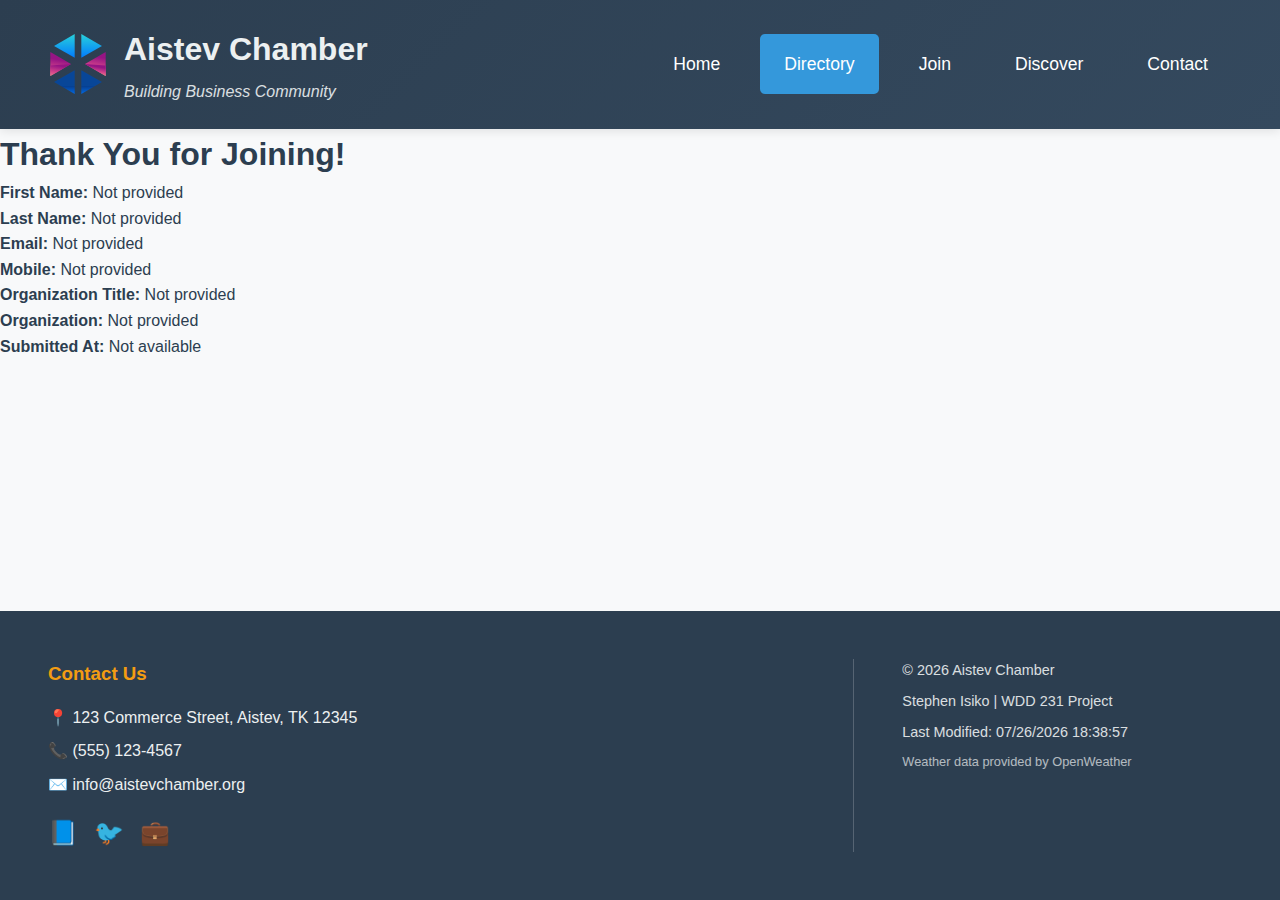
<file: chamber/thankyou.html>
<!DOCTYPE html>
<html lang="en">

<head>
    <meta charset="UTF-8">
    <meta name="viewport" content="width=device-width, initial-scale=1.0">
    <meta name="description"
        content="Aistev Chamber - Connecting local businesses and fostering economic growth in our community">
    <meta name="author" content="Stephen Isiko">
    <title>Aistev Chambers</title>

    <!-- Facebook Meta Tags -->
    <meta property="og:title" content="Aistev  Chamber - Business Directory">
    <meta property="og:description" content="Discover local businesses and networking opportunities in Timbuktu">
    <!-- <meta property="og:image" content="images/logo.svg"> -->
    <meta property="og:image" content="https://aistev1.github.io/wdd231/chamber/images/1.jpg">
    <meta property="og:url" content="https://aistev1.github.io/wdd231/chamber/index.html">

    <!-- Favicon -->
    <link rel="icon" href="favicon.ico" type="image/x-icon">

    <!-- CSS -->
    <link rel="stylesheet" href="styles/normalize.css">
    <link rel="stylesheet" href="styles/larger.css">
    <script src="scripts/thankyou.js"></script>
    

    <link rel="preconnect" href="https://fonts.googleapis.com">
    <link rel="preconnect" href="https://fonts.gstatic.com" crossorigin>
    <link href="https://fonts.googleapis.com/css2?family=Roboto:wght@400;700&display=swap" rel="stylesheet">

</head>

<body class="home-page">
    <header>
        <div class="header-top">
            <div class="logo-container">
                <img src="images/logo.svg" alt="Aistev Chamber" class="logo">
                <div class="title-container">
                    <h1>Aistev Chamber</h1>
                    <span class="tagline">Building Business Community</span>
                </div>
            </div>
            <nav class="main-nav">
                <button id="menu-button" aria-label="Toggle Menu" aria-expanded="false">
                    <span class="hamburger">☰</span>
                </button>
                <ul id="navigation" class="nav-menu">
                    <li><a href="index.html">Home</a></li>
                    <li><a href="directory.html" class="active">Directory</a></li>
                    <li><a href="join.html">Join</a></li>
                    <li><a href="discover.html">Discover</a></li>
                    <li><a href="contact.html">Contact</a></li>
                </ul>
            </nav>
        </div>
    </header>

    <main class="directory-main">
        <h1>Thank You for Joining!</h1>

        <div class="box">
            <p><strong>First Name:</strong> <span id="fname"></span></p>
            <p><strong>Last Name:</strong> <span id="lname"></span></p>
            <p><strong>Email:</strong> <span id="email"></span></p>
            <p><strong>Mobile:</strong> <span id="phone"></span></p>
            <p><strong>Organization Title:</strong> <span id="orgTitle"></span></p>
            <p><strong>Organization:</strong> <span id="organization"></span></p>
            <p><strong>Submitted At:</strong> <span id="timestamp"></span></p>
        </div>

    </main>

    <footer>
        <div class="footer-content">
            <div class="contact-info">
                <h3>Contact Us</h3>
                <div class="contact-details">
                    <p>📍 123 Commerce Street, Aistev, TK 12345</p>
                    <p>📞 (555) 123-4567</p>
                    <p>✉️ info@aistevchamber.org</p>
                </div>
                <div class="social-links">
                    <a href="https://facebook.com" aria-label="Facebook">📘</a>
                    <a href="https://twitter.com" aria-label="Twitter">🐦</a>
                    <a href="https://linkedIn.com" aria-label="LinkedIn">💼</a>
                </div>
            </div>
            <div class="development-info">
                <p>&copy; <span id="currentyear"></span> Aistev Chamber</p>
                <p><span id="student-name">Stephen Isiko</span> | WDD 231 Project</p>
                <p>Last Modified: <span id="lastmodified"></span></p>
                <p class="weather-attribution">Weather data provided by OpenWeather</p>
            </div>
        </div>
  
    </footer>

<script src="scripts/thankyou.js"></script>
</body>

</html>
</file>
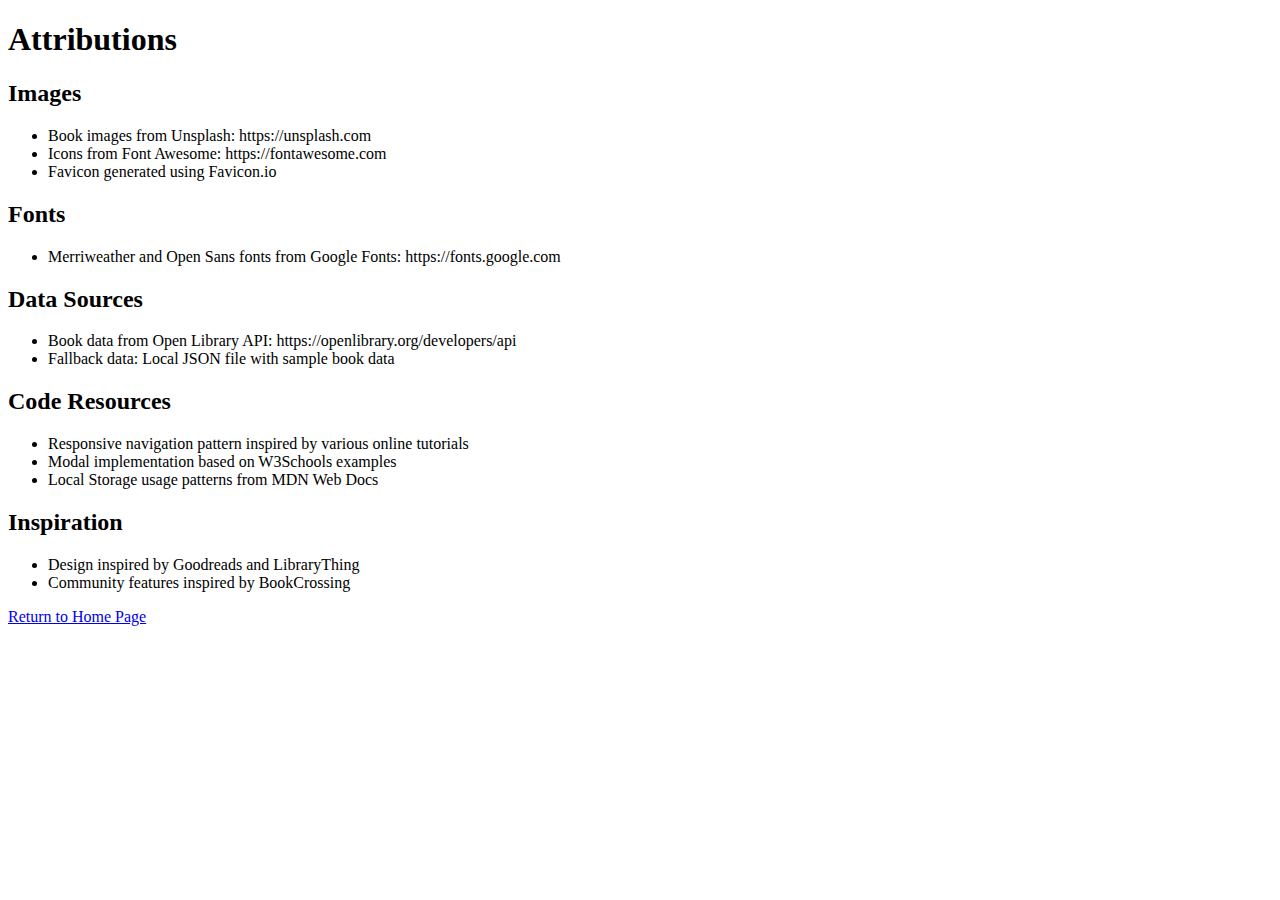
<file: final/attributions.html>
<!DOCTYPE html>
<html lang="en">
<head>
    <meta charset="UTF-8">
    <title>Attributions | PageTurner Community</title>
</head>
<body>
    <h1>Attributions</h1>
    
    <h2>Images</h2>
    <ul>
        <li>Book images from Unsplash: https://unsplash.com</li>
        <li>Icons from Font Awesome: https://fontawesome.com</li>
        <li>Favicon generated using Favicon.io</li>
    </ul>
    
    <h2>Fonts</h2>
    <ul>
        <li>Merriweather and Open Sans fonts from Google Fonts: https://fonts.google.com</li>
    </ul>
    
    <h2>Data Sources</h2>
    <ul>
        <li>Book data from Open Library API: https://openlibrary.org/developers/api</li>
        <li>Fallback data: Local JSON file with sample book data</li>
    </ul>
    
    <h2>Code Resources</h2>
    <ul>
        <li>Responsive navigation pattern inspired by various online tutorials</li>
        <li>Modal implementation based on W3Schools examples</li>
        <li>Local Storage usage patterns from MDN Web Docs</li>
    </ul>
    
    <h2>Inspiration</h2>
    <ul>
        <li>Design inspired by Goodreads and LibraryThing</li>
        <li>Community features inspired by BookCrossing</li>
    </ul>
    
    <p><a href="index.html">Return to Home Page</a></p>
</body>
</html>
</file>
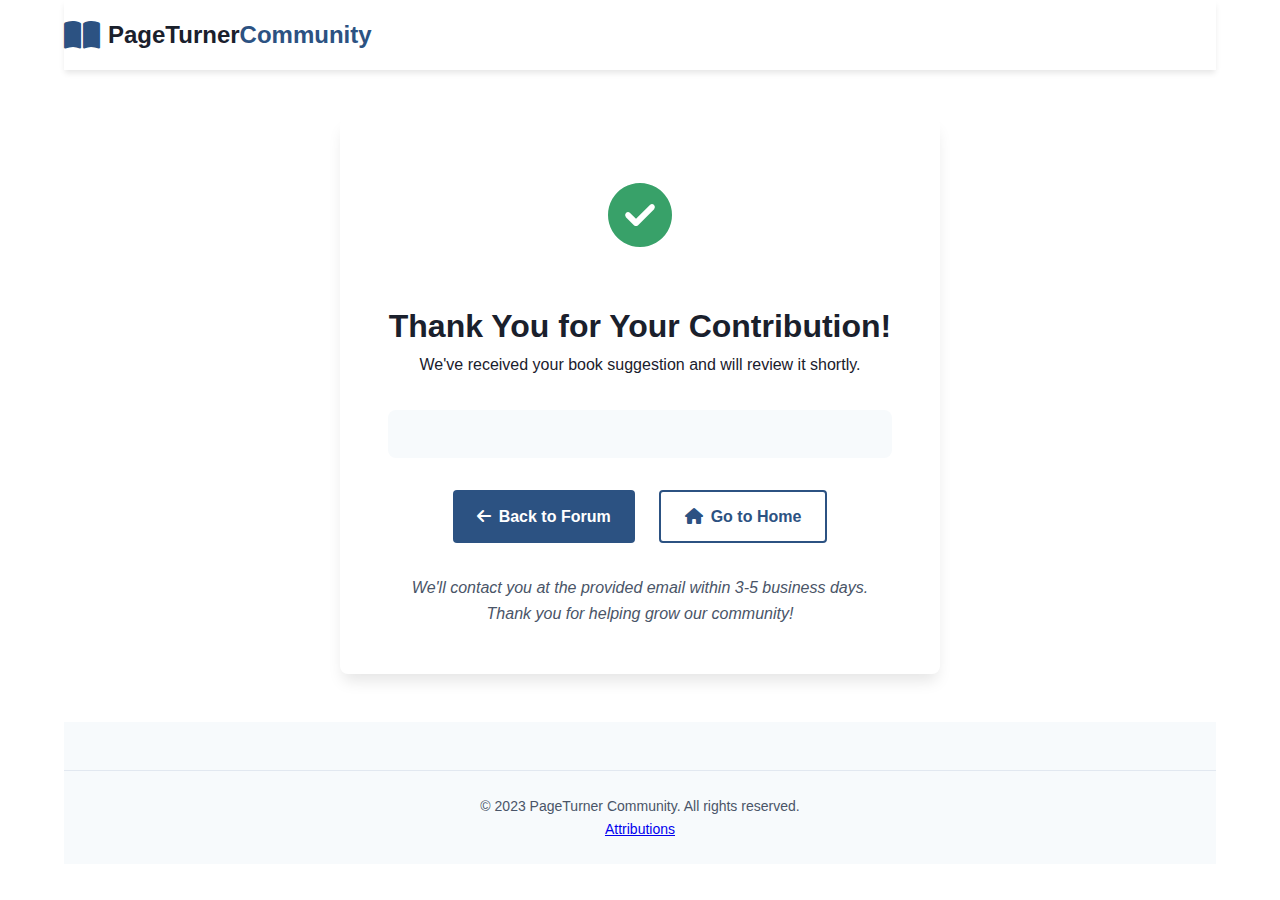
<file: final/form-action.html>
<!DOCTYPE html>
<html lang="en">
<head>
    <meta charset="UTF-8">
    <meta name="viewport" content="width=device-width, initial-scale=1.0">
    <title>Thank You! | PageTurner Community</title>
    <link rel="stylesheet" href="styles/normalize.css">
    <link rel="icon" href="images/favicon.ico" type="image/x-icon">
    <link rel="stylesheet" href="https://cdnjs.cloudflare.com/ajax/libs/font-awesome/6.4.0/css/all.min.css">
</head>
<body>
    <div class="container">
        <header class="site-header">
            <div class="header-content">
                <div class="logo">
                    <a href="index.html" aria-label="PageTurner Community Home">
                        <i class="fas fa-book-open"></i>
                        <span>PageTurner<span class="highlight">Community</span></span>
                    </a>
                </div>
            </div>
        </header>

        <main class="form-action-content">
            <div class="form-action-card">
                <div class="success-icon">
                    <i class="fas fa-check-circle"></i>
                </div>
                
                <h1>Thank You for Your Contribution!</h1>
                <p>We've received your book suggestion and will review it shortly.</p>
                
                <div class="submitted-data" id="submitted-data">
                    <!-- Data will be displayed here via JavaScript -->
                </div>
                
                <div class="action-buttons">
                    <a href="forum.html" class="btn-primary">
                        <i class="fas fa-arrow-left"></i> Back to Forum
                    </a>
                    <a href="index.html" class="btn-secondary">
                        <i class="fas fa-home"></i> Go to Home
                    </a>
                </div>
                
                <p class="confirmation-note">
                    We'll contact you at the provided email within 3-5 business days.
                    Thank you for helping grow our community!
                </p>
            </div>
        </main>

        <footer class="site-footer">
            <div class="footer-bottom">
                <p>&copy; <span id="current-year">2023</span> PageTurner Community. All rights reserved.</p>
                <p><a href="attributions.html">Attributions</a></p>
            </div>
        </footer>
    </div>

    <script src="scripts/form-action.js"></script>
</body>
</html>
</file>
<file: chamber/styles/larger.css>
/* Tablet Styles (≥ 768px) */
@media only screen and (min-width: 320px) {

    /* Header - Tablet */
    .header-top {
        display: flex;
        justify-content: space-between;
        align-items: center;
        padding: 1rem 2rem;
    }

    .logo-container {
        margin-bottom: 0;
    }

    .title-container h1 {
        font-size: 1.6rem;
    }

    /* Navigation - Tablet */
    #menu-button {
        display: none;
    }

    .nav-menu {
        display: flex !important;
        gap: 0.5rem;
        background: none;
        margin-top: 0;
    }

    .nav-menu li {
        border-bottom: none;
    }

    .nav-menu li a {
        padding: 0.75rem 1rem;
        border-radius: 5px;
        font-weight: 500;
    }

    /* Hero Banner - Tablet */
    .hero-banner {
        padding: 4rem 2rem;
    }

    .hero-content h2 {
        font-size: 2.5rem;
    }

    /* Directory Controls - Tablet */
    .directory-controls {
        padding: 2rem;
    }

    .controls-container {
        flex-direction: row;
        justify-content: space-between;
        align-items: center;
    }

    .view-toggle {
        gap: 1rem;
    }

    .view-btn {
        max-width: 150px;
    }

    .cards-container {
        padding: 2rem;
    }

    .grid-view {
        grid-template-columns: repeat(auto-fit, minmax(350px, 1fr));
    }

    .list-view .member-card {
        grid-template-columns: 1fr 2fr;
        align-items: start;
    }

    .list-view .member-image {
        display: none;
        height: 120px;
    }
}

/* Desktop Styles (≥ 1024px) */
@media only screen and (min-width: 1024px) {

    /* Header - Desktop */
    .header-top {
        padding: 1.5rem 3rem;
    }

    .logo {
        height: 60px;
    }

    .title-container h1 {
        font-size: 2rem;
    }

    .tagline {
        font-size: 1rem;
    }

    /* Navigation - Desktop */
    .nav-menu {
        gap: 1rem;
    }

    .nav-menu li a {
        padding: 1rem 1.5rem;
        font-size: 1.1rem;
    }

    /* Hero Banner - Desktop */
    .hero-banner {
        padding: 6rem 3rem;
    }

    .hero-content h2 {
        font-size: 3rem;
    }

    .hero-content p {
        font-size: 1.3rem;
    }

    /* Directory Controls - Desktop */
    .directory-controls {
        padding: 2rem 3rem;
    }

    /* Member Cards - Desktop */
    .cards-container {
        padding: 2rem 3rem;
    }

    .grid-view {
        grid-template-columns: repeat(auto-fit, minmax(380px, 1fr));
        gap: 2rem;
    }

    .member-card {
        padding: 2rem;
    }

    .member-image {
        height: 220px;
    }

    .list-view .member-image {
        display: none;
    }

    /* Footer - Desktop */
    footer {
        padding: 3rem;
    }

    .footer-content {
        display: grid;
        grid-template-columns: 2fr 1fr;
        gap: 3rem;
        text-align: left;
    }

    .development-info {
        margin-top: 0;
        padding-top: 0;
        border-top: none;
        border-left: 1px solid rgba(255, 255, 255, 0.2);
        padding-left: 3rem;
        text-align: left;
    }
}

/* Large Desktop (≥ 1200px) */
@media only screen and (min-width: 1200px) {
    .grid-view {
        grid-template-columns: repeat(auto-fit, minmax(400px, 1fr));
    }
}
</file>
<file: siteplan/styles/normal.css>
:root {
  --primary-color: #1a73e8;
  --secondary-color: #fbbc04;
  --text-color: #333333;
  --background-color: #ffffff;
}

body {
  font-family: "Roboto", Arial, sans-serif;
  margin: 20px;
  background-color: var(--background-color);
  color: var(--text-color);
  line-height: 1.6;
}

h1,
h2 {
  color: var(--primary-color);
  font-family: "Roboto", Arial, sans-serif;
}

.color-box {
  width: 120px;
  height: 40px;
  margin: 5px 0;
  border-radius: 4px;
  border: 1px solid #ccc;
}

.primary {
  background-color: var(--primary-color);
}
.secondary {
  background-color: var(--secondary-color);
}

.wireframe {
  border: 2px dashed #888;
  padding: 20px;
  border-radius: 8px;
  margin: 20px 0;
}
</file>
